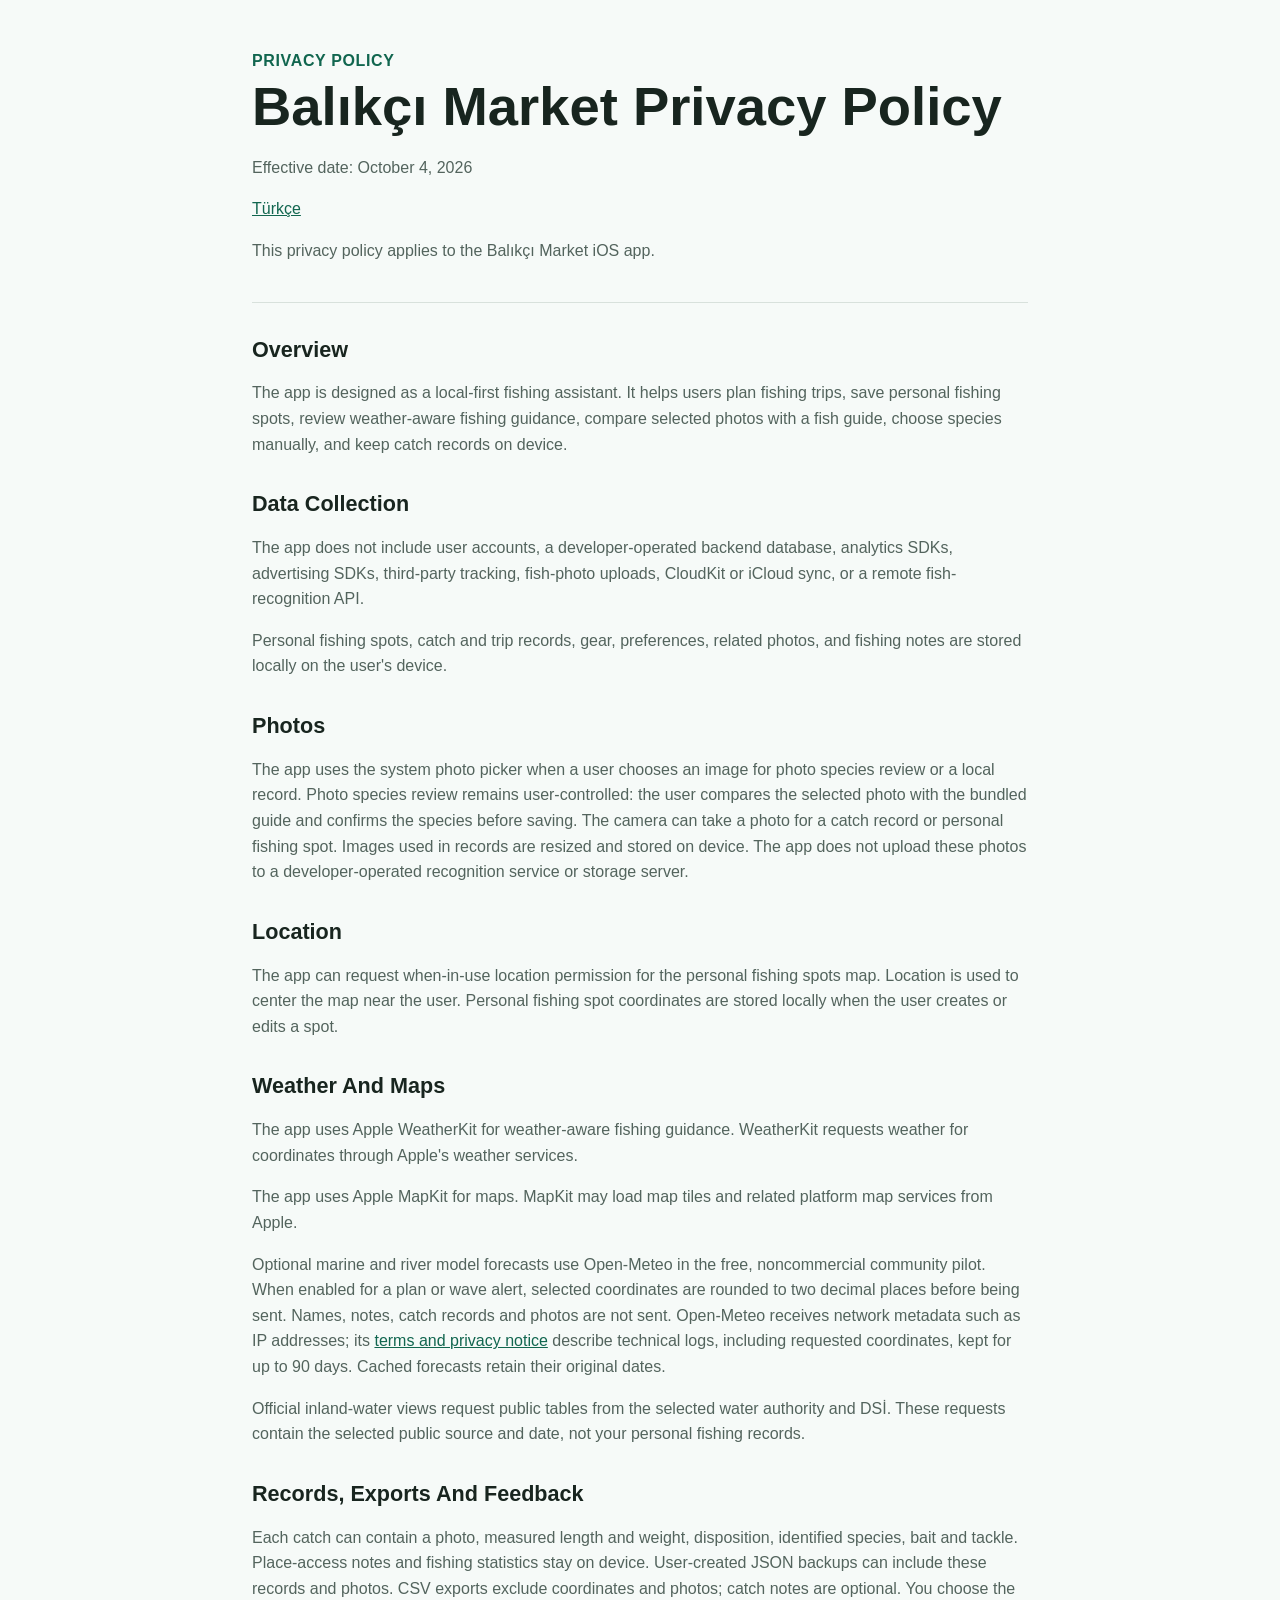
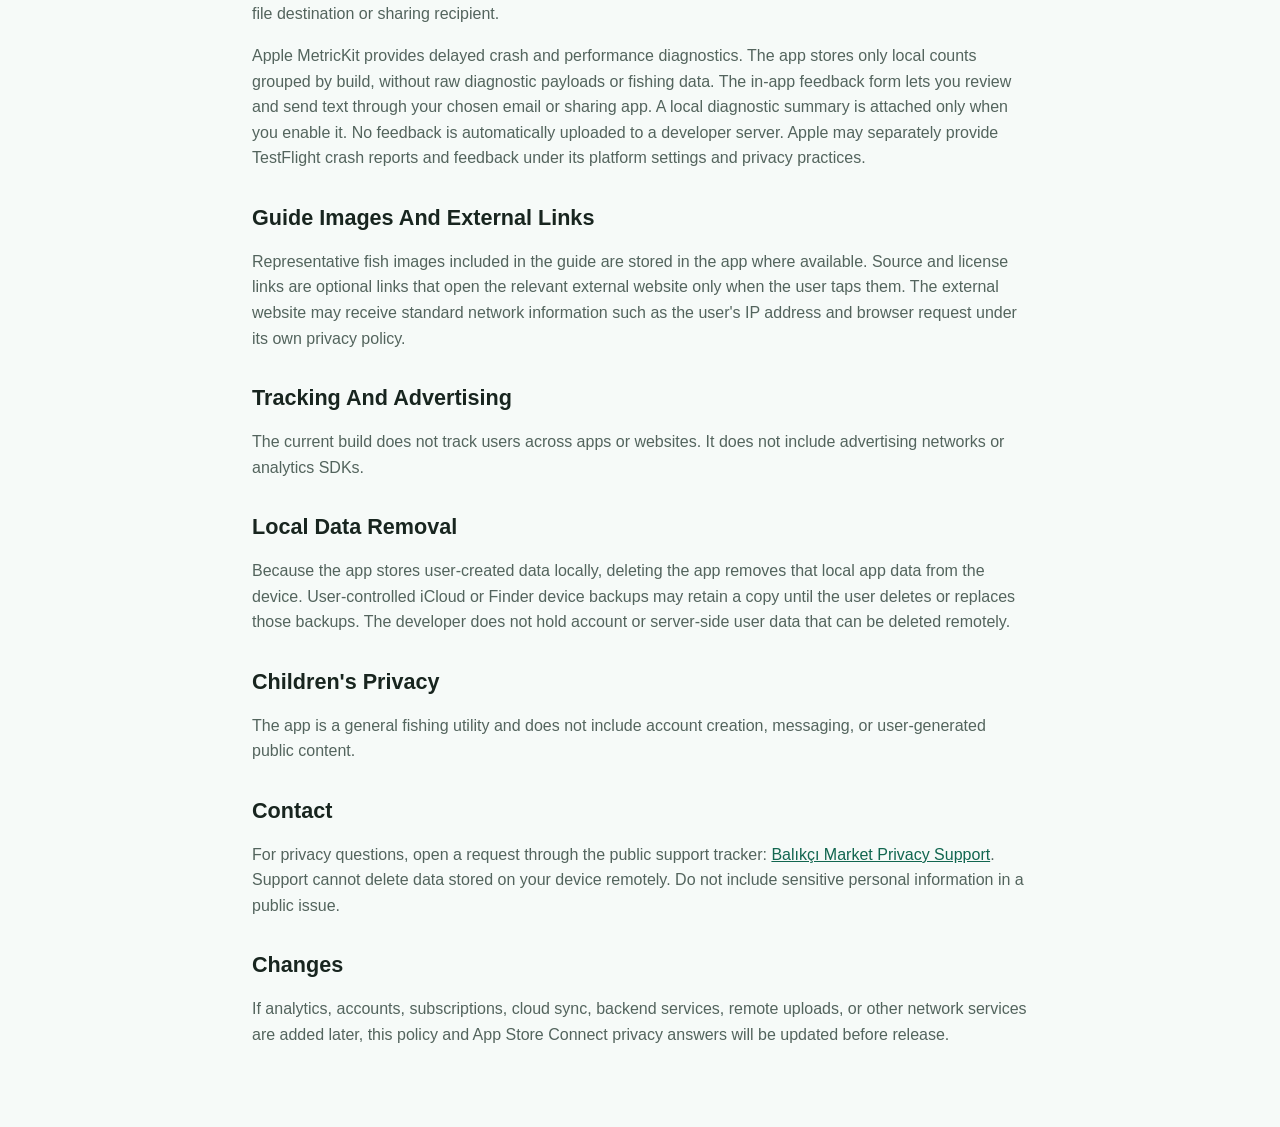
<file: privacy/index.html>
<!doctype html>
<html lang="en">
  <head>
    <meta charset="utf-8">
    <meta name="viewport" content="width=device-width, initial-scale=1">
    <meta name="release-contract" content="balikci-market-1.0-15-manual-photo-review-local-only">
    <meta name="release-page" content="privacy">
    <title>Balıkçı Market Privacy Policy</title>
    <meta name="description" content="Privacy policy for the Balıkçı Market iOS app.">
    <link rel="stylesheet" href="../styles.css">
  </head>
  <body>
    <div class="page">
      <div class="page-header">
        <div class="eyebrow">Privacy Policy</div>
        <h1>Balıkçı Market Privacy Policy</h1>
        <p>Effective date: October 4, 2026</p>
        <p><a href="tr/">Türkçe</a></p>
        <p>This privacy policy applies to the Balıkçı Market iOS app.</p>
      </div>

      <div>
        <h2>Overview</h2>
        <p>The app is designed as a local-first fishing assistant. It helps users plan fishing trips, save personal fishing spots, review weather-aware fishing guidance, compare selected photos with a fish guide, choose species manually, and keep catch records on device.</p>
      </div>

      <div>
        <h2>Data Collection</h2>
        <p>The app does not include user accounts, a developer-operated backend database, analytics SDKs, advertising SDKs, third-party tracking, fish-photo uploads, CloudKit or iCloud sync, or a remote fish-recognition API.</p>
        <p>Personal fishing spots, catch and trip records, gear, preferences, related photos, and fishing notes are stored locally on the user's device.</p>
      </div>

      <div>
        <h2>Photos</h2>
        <p>The app uses the system photo picker when a user chooses an image for photo species review or a local record. Photo species review remains user-controlled: the user compares the selected photo with the bundled guide and confirms the species before saving. The camera can take a photo for a catch record or personal fishing spot. Images used in records are resized and stored on device. The app does not upload these photos to a developer-operated recognition service or storage server.</p>
      </div>

      <div>
        <h2>Location</h2>
        <p>The app can request when-in-use location permission for the personal fishing spots map. Location is used to center the map near the user. Personal fishing spot coordinates are stored locally when the user creates or edits a spot.</p>
      </div>

      <div>
        <h2>Weather And Maps</h2>
        <p>The app uses Apple WeatherKit for weather-aware fishing guidance. WeatherKit requests weather for coordinates through Apple's weather services.</p>
        <p>The app uses Apple MapKit for maps. MapKit may load map tiles and related platform map services from Apple.</p>
        <p>Optional marine and river model forecasts use Open-Meteo in the free, noncommercial community pilot. When enabled for a plan or wave alert, selected coordinates are rounded to two decimal places before being sent. Names, notes, catch records and photos are not sent. Open-Meteo receives network metadata such as IP addresses; its <a href="https://open-meteo.com/en/terms">terms and privacy notice</a> describe technical logs, including requested coordinates, kept for up to 90 days. Cached forecasts retain their original dates.</p>
        <p>Official inland-water views request public tables from the selected water authority and DSİ. These requests contain the selected public source and date, not your personal fishing records.</p>
      </div>

      <div>
        <h2>Records, Exports And Feedback</h2>
        <p>Each catch can contain a photo, measured length and weight, disposition, identified species, bait and tackle. Place-access notes and fishing statistics stay on device. User-created JSON backups can include these records and photos. CSV exports exclude coordinates and photos; catch notes are optional. You choose the file destination or sharing recipient.</p>
        <p>Apple MetricKit provides delayed crash and performance diagnostics. The app stores only local counts grouped by build, without raw diagnostic payloads or fishing data. The in-app feedback form lets you review and send text through your chosen email or sharing app. A local diagnostic summary is attached only when you enable it. No feedback is automatically uploaded to a developer server. Apple may separately provide TestFlight crash reports and feedback under its platform settings and privacy practices.</p>
      </div>

      <div>
        <h2>Guide Images And External Links</h2>
        <p>Representative fish images included in the guide are stored in the app where available. Source and license links are optional links that open the relevant external website only when the user taps them. The external website may receive standard network information such as the user's IP address and browser request under its own privacy policy.</p>
      </div>

      <div>
        <h2>Tracking And Advertising</h2>
        <p>The current build does not track users across apps or websites. It does not include advertising networks or analytics SDKs.</p>
      </div>

      <div>
        <h2>Local Data Removal</h2>
        <p>Because the app stores user-created data locally, deleting the app removes that local app data from the device. User-controlled iCloud or Finder device backups may retain a copy until the user deletes or replaces those backups. The developer does not hold account or server-side user data that can be deleted remotely.</p>
      </div>

      <div>
        <h2>Children's Privacy</h2>
        <p>The app is a general fishing utility and does not include account creation, messaging, or user-generated public content.</p>
      </div>

      <div>
        <h2>Contact</h2>
        <p>For privacy questions, open a request through the public support tracker: <a href="https://github.com/berkebasbay/fishingbuddy-public-pages/issues">Balıkçı Market Privacy Support</a>. Support cannot delete data stored on your device remotely. Do not include sensitive personal information in a public issue.</p>
      </div>

      <div>
        <h2>Changes</h2>
        <p>If analytics, accounts, subscriptions, cloud sync, backend services, remote uploads, or other network services are added later, this policy and App Store Connect privacy answers will be updated before release.</p>
      </div>
    </div>
  </body>
</html>
</file>
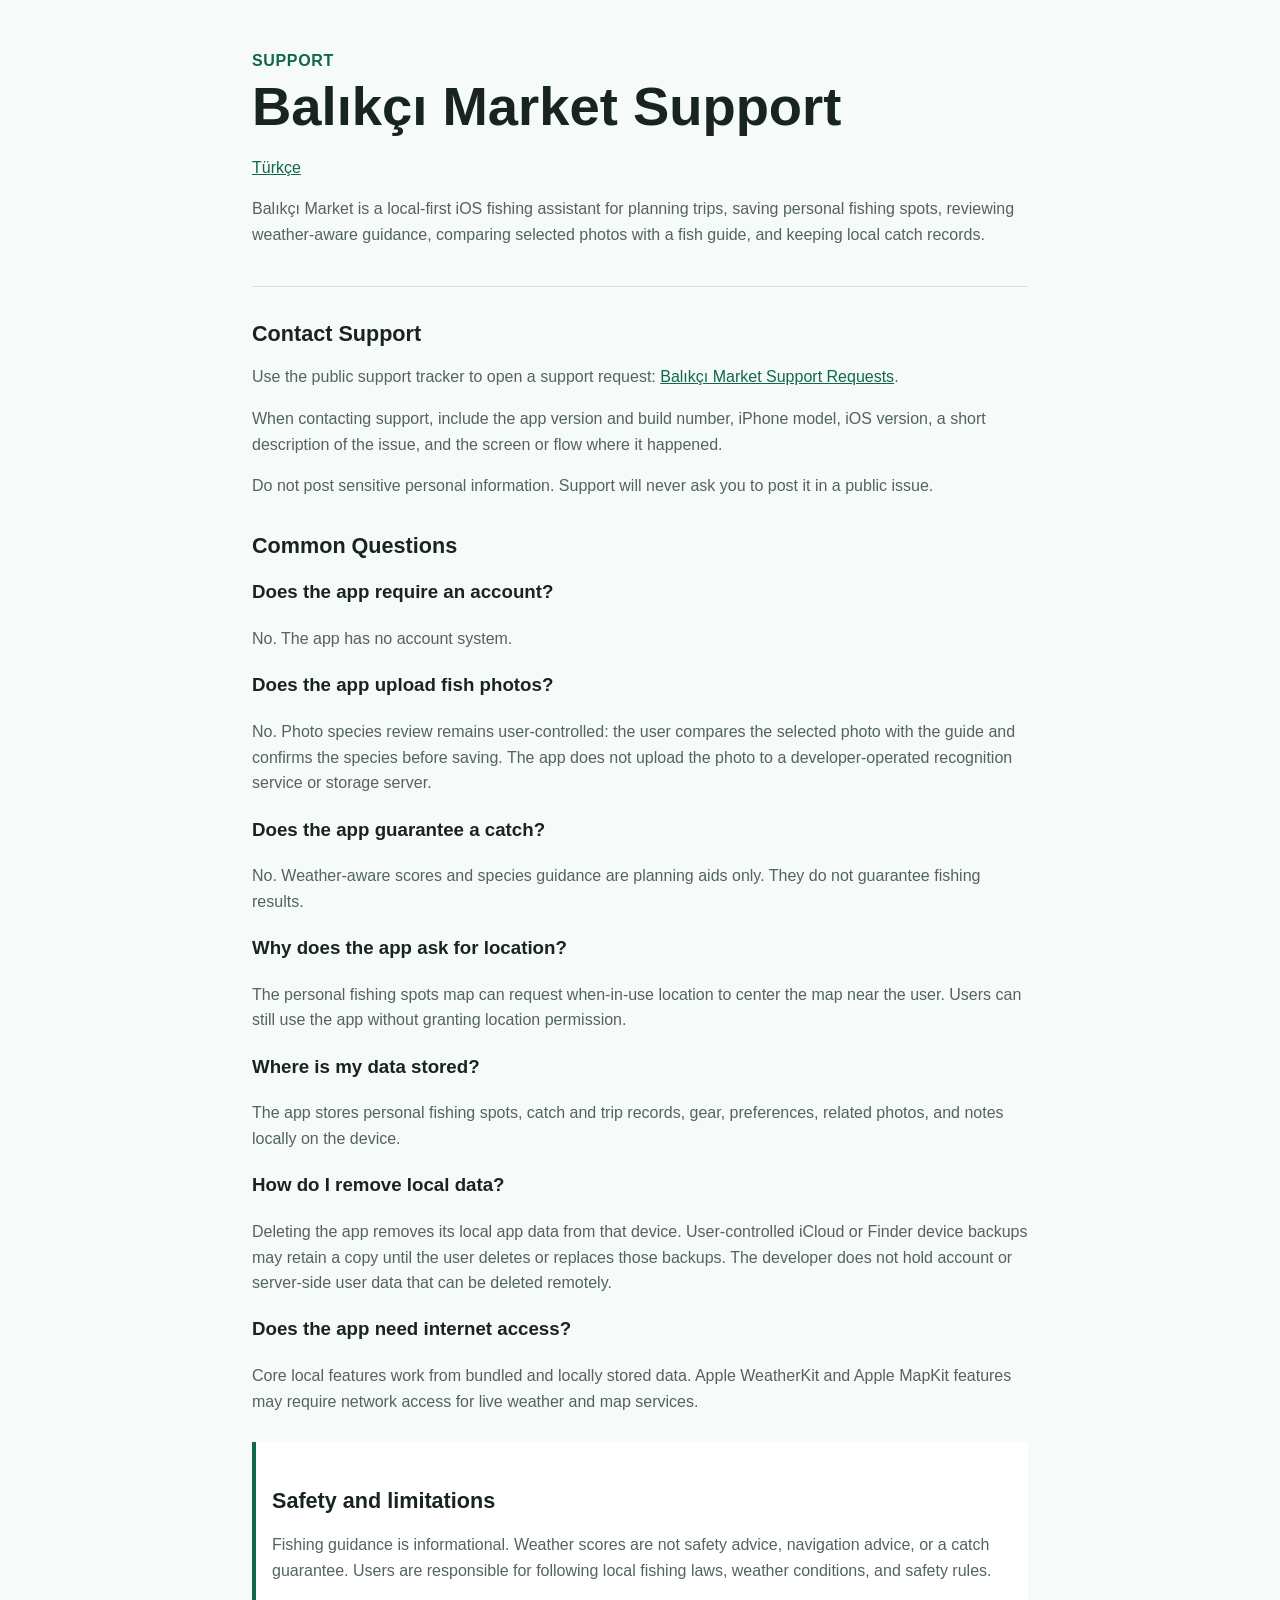
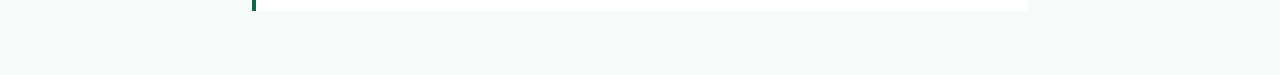
<file: support/index.html>
<!doctype html>
<html lang="en">
  <head>
    <meta charset="utf-8">
    <meta name="viewport" content="width=device-width, initial-scale=1">
    <meta name="release-contract" content="balikci-market-1.0-15-manual-photo-review-local-only">
    <meta name="release-page" content="support">
    <title>Balıkçı Market Support</title>
    <meta name="description" content="Support information for the Balıkçı Market iOS app.">
    <link rel="stylesheet" href="../styles.css">
  </head>
  <body>
    <div class="page">
      <div class="page-header">
        <div class="eyebrow">Support</div>
        <h1>Balıkçı Market Support</h1>
        <p><a href="tr/">Türkçe</a></p>
        <p>Balıkçı Market is a local-first iOS fishing assistant for planning trips, saving personal fishing spots, reviewing weather-aware guidance, comparing selected photos with a fish guide, and keeping local catch records.</p>
      </div>

      <div>
        <h2>Contact Support</h2>
        <p>Use the public support tracker to open a support request: <a href="https://github.com/berkebasbay/fishingbuddy-public-pages/issues">Balıkçı Market Support Requests</a>.</p>
        <p>When contacting support, include the app version and build number, iPhone model, iOS version, a short description of the issue, and the screen or flow where it happened.</p>
        <p>Do not post sensitive personal information. Support will never ask you to post it in a public issue.</p>
      </div>

      <div>
        <h2>Common Questions</h2>
        <h3>Does the app require an account?</h3>
        <p>No. The app has no account system.</p>

        <h3>Does the app upload fish photos?</h3>
        <p>No. Photo species review remains user-controlled: the user compares the selected photo with the guide and confirms the species before saving. The app does not upload the photo to a developer-operated recognition service or storage server.</p>

        <h3>Does the app guarantee a catch?</h3>
        <p>No. Weather-aware scores and species guidance are planning aids only. They do not guarantee fishing results.</p>

        <h3>Why does the app ask for location?</h3>
        <p>The personal fishing spots map can request when-in-use location to center the map near the user. Users can still use the app without granting location permission.</p>

        <h3>Where is my data stored?</h3>
        <p>The app stores personal fishing spots, catch and trip records, gear, preferences, related photos, and notes locally on the device.</p>

        <h3>How do I remove local data?</h3>
        <p>Deleting the app removes its local app data from that device. User-controlled iCloud or Finder device backups may retain a copy until the user deletes or replaces those backups. The developer does not hold account or server-side user data that can be deleted remotely.</p>

        <h3>Does the app need internet access?</h3>
        <p>Core local features work from bundled and locally stored data. Apple WeatherKit and Apple MapKit features may require network access for live weather and map services.</p>
      </div>

      <div class="note">
        <h2>Safety and limitations</h2>
        <p>Fishing guidance is informational. Weather scores are not safety advice, navigation advice, or a catch guarantee. Users are responsible for following local fishing laws, weather conditions, and safety rules.</p>
      </div>
    </div>
  </body>
</html>
</file>
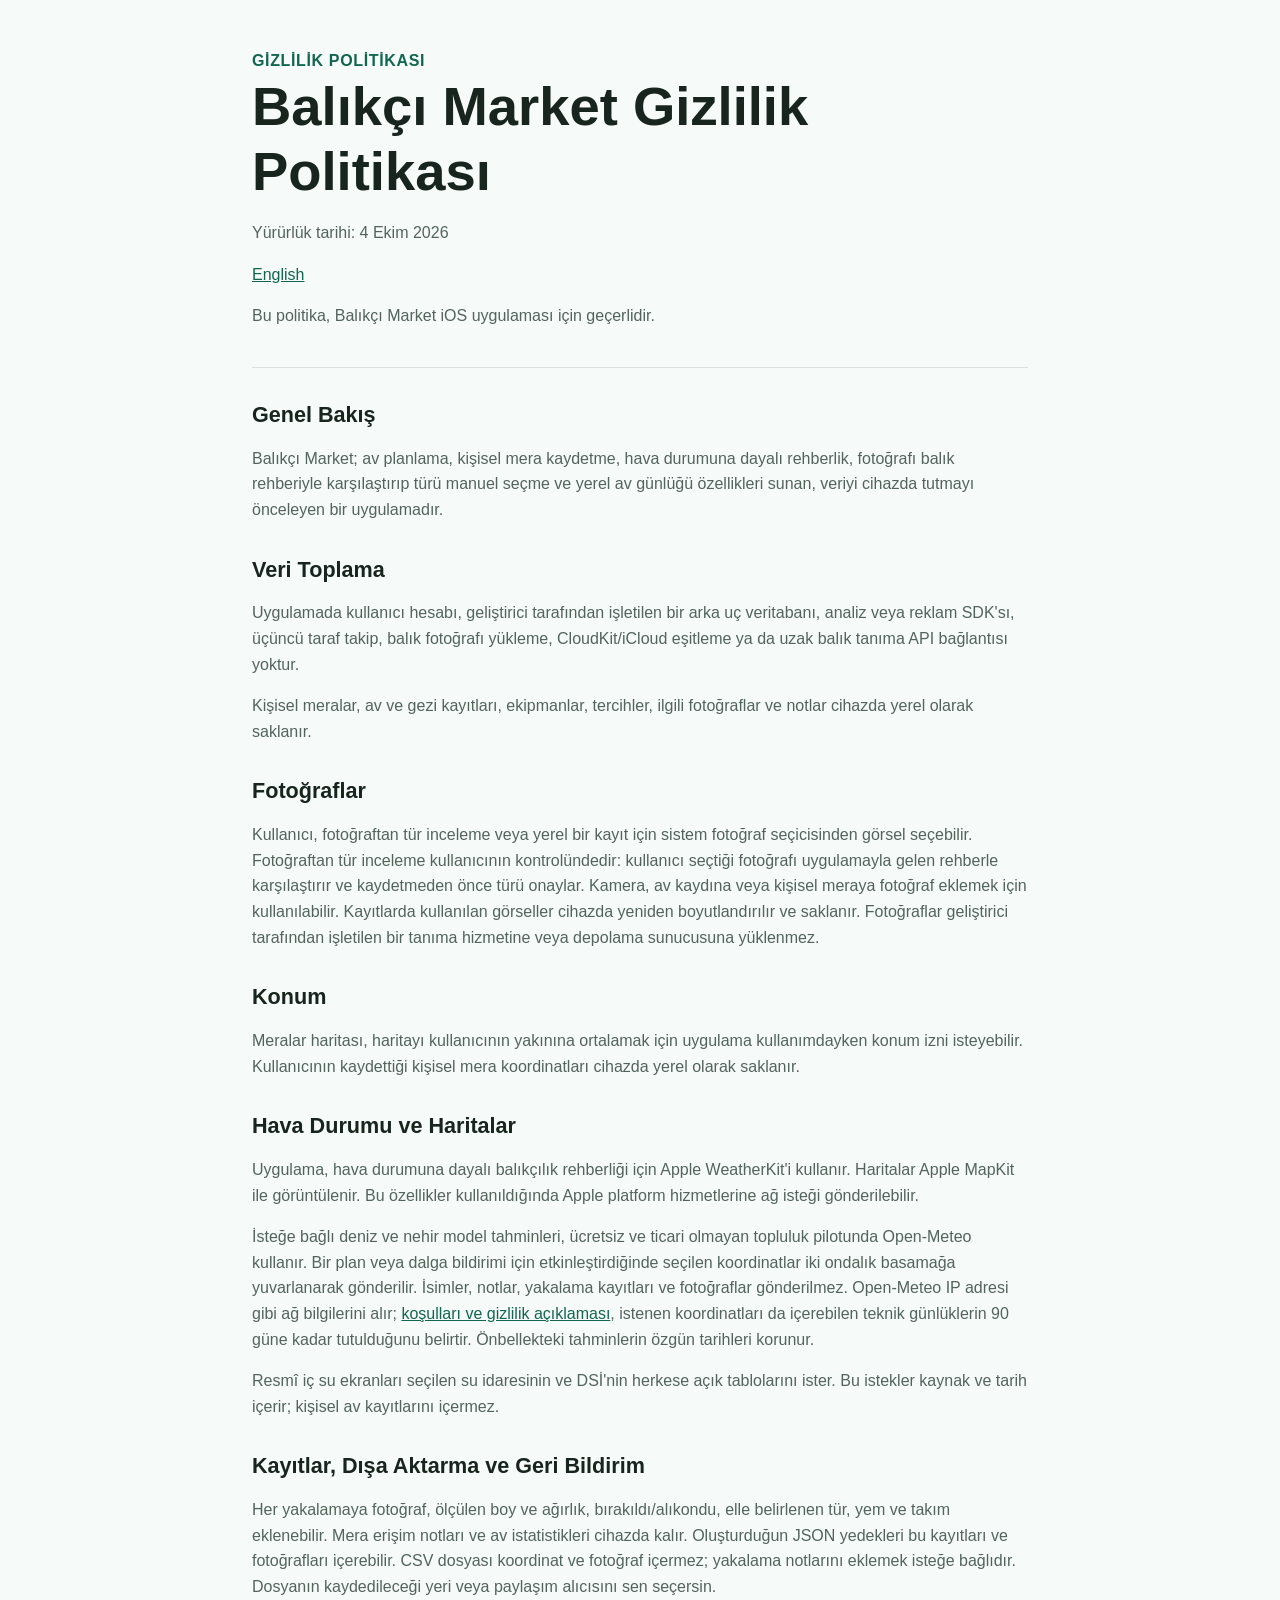
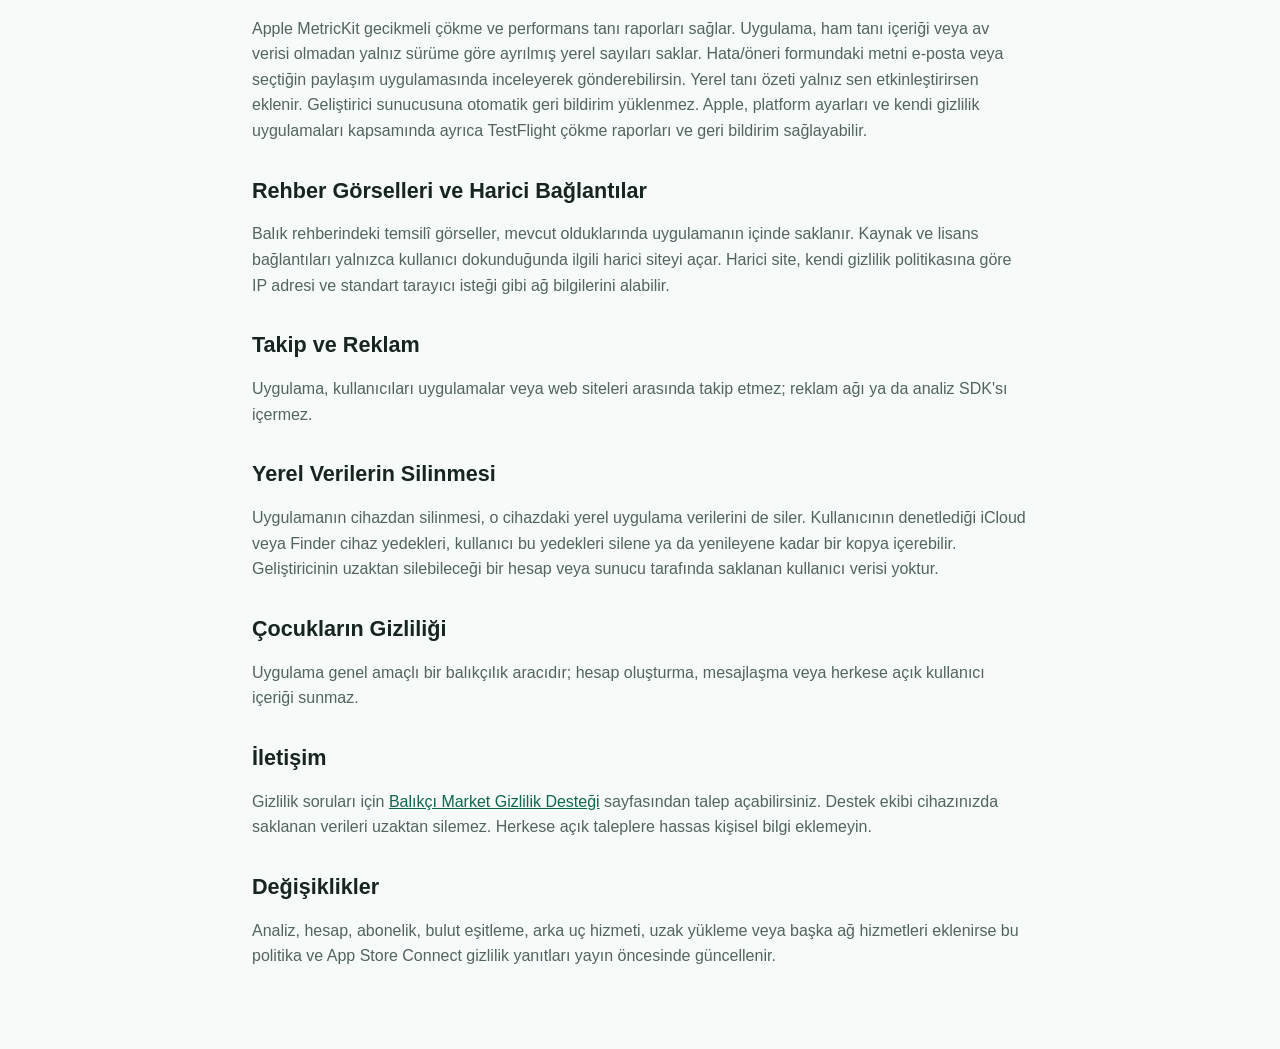
<file: privacy/tr/index.html>
<!doctype html>
<html lang="tr">
  <head>
    <meta charset="utf-8">
    <meta name="viewport" content="width=device-width, initial-scale=1">
    <meta name="release-contract" content="balikci-market-1.0-15-manual-photo-review-local-only">
    <meta name="release-page" content="privacy-tr">
    <title>Balıkçı Market Gizlilik Politikası</title>
    <meta name="description" content="Balıkçı Market iOS uygulamasının gizlilik politikası.">
    <link rel="stylesheet" href="../../styles.css">
  </head>
  <body>
    <div class="page">
      <div class="page-header">
        <div class="eyebrow">Gizlilik Politikası</div>
        <h1>Balıkçı Market Gizlilik Politikası</h1>
        <p>Yürürlük tarihi: 4 Ekim 2026</p>
        <p><a href="../">English</a></p>
        <p>Bu politika, Balıkçı Market iOS uygulaması için geçerlidir.</p>
      </div>

      <div>
        <h2>Genel Bakış</h2>
        <p>Balıkçı Market; av planlama, kişisel mera kaydetme, hava durumuna dayalı rehberlik, fotoğrafı balık rehberiyle karşılaştırıp türü manuel seçme ve yerel av günlüğü özellikleri sunan, veriyi cihazda tutmayı önceleyen bir uygulamadır.</p>
      </div>

      <div>
        <h2>Veri Toplama</h2>
        <p>Uygulamada kullanıcı hesabı, geliştirici tarafından işletilen bir arka uç veritabanı, analiz veya reklam SDK'sı, üçüncü taraf takip, balık fotoğrafı yükleme, CloudKit/iCloud eşitleme ya da uzak balık tanıma API bağlantısı yoktur.</p>
        <p>Kişisel meralar, av ve gezi kayıtları, ekipmanlar, tercihler, ilgili fotoğraflar ve notlar cihazda yerel olarak saklanır.</p>
      </div>

      <div>
        <h2>Fotoğraflar</h2>
        <p>Kullanıcı, fotoğraftan tür inceleme veya yerel bir kayıt için sistem fotoğraf seçicisinden görsel seçebilir. Fotoğraftan tür inceleme kullanıcının kontrolündedir: kullanıcı seçtiği fotoğrafı uygulamayla gelen rehberle karşılaştırır ve kaydetmeden önce türü onaylar. Kamera, av kaydına veya kişisel meraya fotoğraf eklemek için kullanılabilir. Kayıtlarda kullanılan görseller cihazda yeniden boyutlandırılır ve saklanır. Fotoğraflar geliştirici tarafından işletilen bir tanıma hizmetine veya depolama sunucusuna yüklenmez.</p>
      </div>

      <div>
        <h2>Konum</h2>
        <p>Meralar haritası, haritayı kullanıcının yakınına ortalamak için uygulama kullanımdayken konum izni isteyebilir. Kullanıcının kaydettiği kişisel mera koordinatları cihazda yerel olarak saklanır.</p>
      </div>

      <div>
        <h2>Hava Durumu ve Haritalar</h2>
        <p>Uygulama, hava durumuna dayalı balıkçılık rehberliği için Apple WeatherKit'i kullanır. Haritalar Apple MapKit ile görüntülenir. Bu özellikler kullanıldığında Apple platform hizmetlerine ağ isteği gönderilebilir.</p>
        <p>İsteğe bağlı deniz ve nehir model tahminleri, ücretsiz ve ticari olmayan topluluk pilotunda Open-Meteo kullanır. Bir plan veya dalga bildirimi için etkinleştirdiğinde seçilen koordinatlar iki ondalık basamağa yuvarlanarak gönderilir. İsimler, notlar, yakalama kayıtları ve fotoğraflar gönderilmez. Open-Meteo IP adresi gibi ağ bilgilerini alır; <a href="https://open-meteo.com/en/terms">koşulları ve gizlilik açıklaması</a>, istenen koordinatları da içerebilen teknik günlüklerin 90 güne kadar tutulduğunu belirtir. Önbellekteki tahminlerin özgün tarihleri korunur.</p>
        <p>Resmî iç su ekranları seçilen su idaresinin ve DSİ'nin herkese açık tablolarını ister. Bu istekler kaynak ve tarih içerir; kişisel av kayıtlarını içermez.</p>
      </div>

      <div>
        <h2>Kayıtlar, Dışa Aktarma ve Geri Bildirim</h2>
        <p>Her yakalamaya fotoğraf, ölçülen boy ve ağırlık, bırakıldı/alıkondu, elle belirlenen tür, yem ve takım eklenebilir. Mera erişim notları ve av istatistikleri cihazda kalır. Oluşturduğun JSON yedekleri bu kayıtları ve fotoğrafları içerebilir. CSV dosyası koordinat ve fotoğraf içermez; yakalama notlarını eklemek isteğe bağlıdır. Dosyanın kaydedileceği yeri veya paylaşım alıcısını sen seçersin.</p>
        <p>Apple MetricKit gecikmeli çökme ve performans tanı raporları sağlar. Uygulama, ham tanı içeriği veya av verisi olmadan yalnız sürüme göre ayrılmış yerel sayıları saklar. Hata/öneri formundaki metni e-posta veya seçtiğin paylaşım uygulamasında inceleyerek gönderebilirsin. Yerel tanı özeti yalnız sen etkinleştirirsen eklenir. Geliştirici sunucusuna otomatik geri bildirim yüklenmez. Apple, platform ayarları ve kendi gizlilik uygulamaları kapsamında ayrıca TestFlight çökme raporları ve geri bildirim sağlayabilir.</p>
      </div>

      <div>
        <h2>Rehber Görselleri ve Harici Bağlantılar</h2>
        <p>Balık rehberindeki temsilî görseller, mevcut olduklarında uygulamanın içinde saklanır. Kaynak ve lisans bağlantıları yalnızca kullanıcı dokunduğunda ilgili harici siteyi açar. Harici site, kendi gizlilik politikasına göre IP adresi ve standart tarayıcı isteği gibi ağ bilgilerini alabilir.</p>
      </div>

      <div>
        <h2>Takip ve Reklam</h2>
        <p>Uygulama, kullanıcıları uygulamalar veya web siteleri arasında takip etmez; reklam ağı ya da analiz SDK'sı içermez.</p>
      </div>

      <div>
        <h2>Yerel Verilerin Silinmesi</h2>
        <p>Uygulamanın cihazdan silinmesi, o cihazdaki yerel uygulama verilerini de siler. Kullanıcının denetlediği iCloud veya Finder cihaz yedekleri, kullanıcı bu yedekleri silene ya da yenileyene kadar bir kopya içerebilir. Geliştiricinin uzaktan silebileceği bir hesap veya sunucu tarafında saklanan kullanıcı verisi yoktur.</p>
      </div>

      <div>
        <h2>Çocukların Gizliliği</h2>
        <p>Uygulama genel amaçlı bir balıkçılık aracıdır; hesap oluşturma, mesajlaşma veya herkese açık kullanıcı içeriği sunmaz.</p>
      </div>

      <div>
        <h2>İletişim</h2>
        <p>Gizlilik soruları için <a href="https://github.com/berkebasbay/fishingbuddy-public-pages/issues">Balıkçı Market Gizlilik Desteği</a> sayfasından talep açabilirsiniz. Destek ekibi cihazınızda saklanan verileri uzaktan silemez. Herkese açık taleplere hassas kişisel bilgi eklemeyin.</p>
      </div>

      <div>
        <h2>Değişiklikler</h2>
        <p>Analiz, hesap, abonelik, bulut eşitleme, arka uç hizmeti, uzak yükleme veya başka ağ hizmetleri eklenirse bu politika ve App Store Connect gizlilik yanıtları yayın öncesinde güncellenir.</p>
      </div>
    </div>
  </body>
</html>
</file>
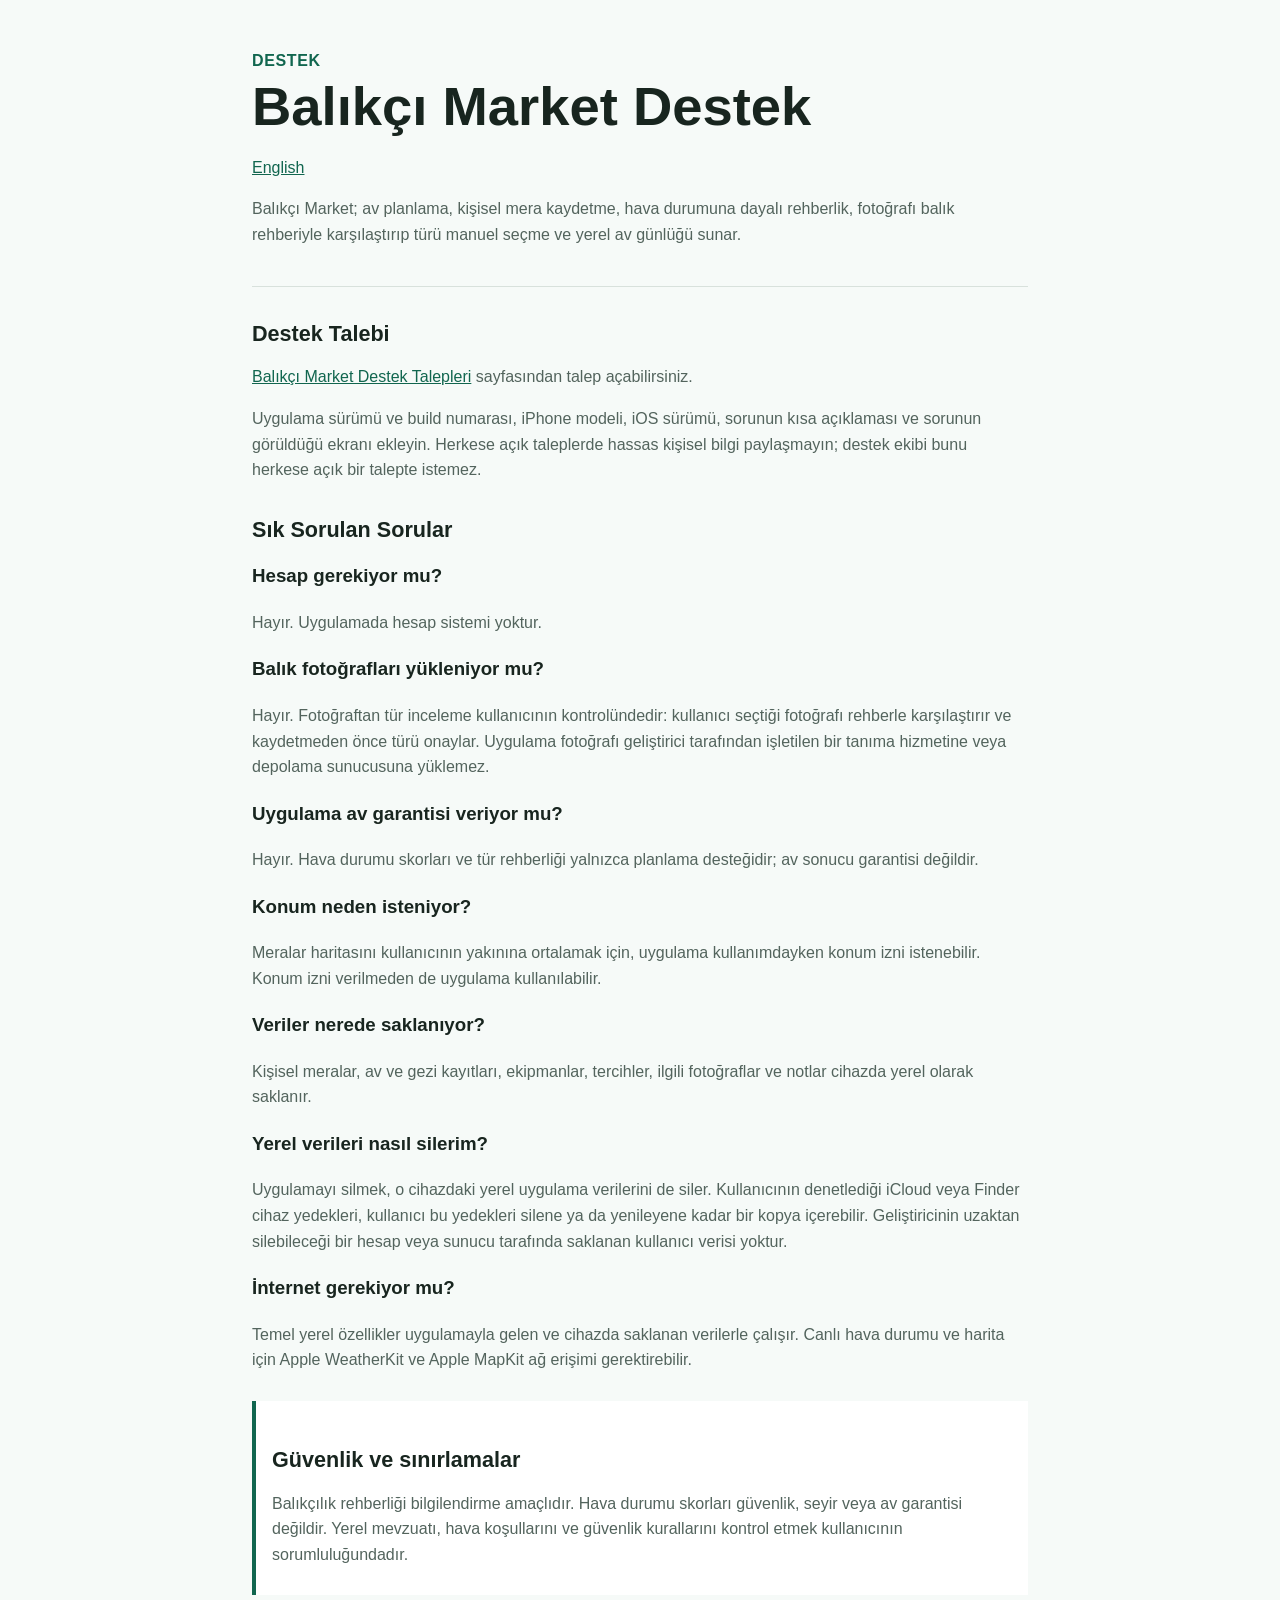
<file: support/tr/index.html>
<!doctype html>
<html lang="tr">
  <head>
    <meta charset="utf-8">
    <meta name="viewport" content="width=device-width, initial-scale=1">
    <meta name="release-contract" content="balikci-market-1.0-15-manual-photo-review-local-only">
    <meta name="release-page" content="support-tr">
    <title>Balıkçı Market Destek</title>
    <meta name="description" content="Balıkçı Market iOS uygulaması için destek bilgileri.">
    <link rel="stylesheet" href="../../styles.css">
  </head>
  <body>
    <div class="page">
      <div class="page-header">
        <div class="eyebrow">Destek</div>
        <h1>Balıkçı Market Destek</h1>
        <p><a href="../">English</a></p>
        <p>Balıkçı Market; av planlama, kişisel mera kaydetme, hava durumuna dayalı rehberlik, fotoğrafı balık rehberiyle karşılaştırıp türü manuel seçme ve yerel av günlüğü sunar.</p>
      </div>

      <div>
        <h2>Destek Talebi</h2>
        <p><a href="https://github.com/berkebasbay/fishingbuddy-public-pages/issues">Balıkçı Market Destek Talepleri</a> sayfasından talep açabilirsiniz.</p>
        <p>Uygulama sürümü ve build numarası, iPhone modeli, iOS sürümü, sorunun kısa açıklaması ve sorunun görüldüğü ekranı ekleyin. Herkese açık taleplerde hassas kişisel bilgi paylaşmayın; destek ekibi bunu herkese açık bir talepte istemez.</p>
      </div>

      <div>
        <h2>Sık Sorulan Sorular</h2>
        <h3>Hesap gerekiyor mu?</h3>
        <p>Hayır. Uygulamada hesap sistemi yoktur.</p>

        <h3>Balık fotoğrafları yükleniyor mu?</h3>
        <p>Hayır. Fotoğraftan tür inceleme kullanıcının kontrolündedir: kullanıcı seçtiği fotoğrafı rehberle karşılaştırır ve kaydetmeden önce türü onaylar. Uygulama fotoğrafı geliştirici tarafından işletilen bir tanıma hizmetine veya depolama sunucusuna yüklemez.</p>

        <h3>Uygulama av garantisi veriyor mu?</h3>
        <p>Hayır. Hava durumu skorları ve tür rehberliği yalnızca planlama desteğidir; av sonucu garantisi değildir.</p>

        <h3>Konum neden isteniyor?</h3>
        <p>Meralar haritasını kullanıcının yakınına ortalamak için, uygulama kullanımdayken konum izni istenebilir. Konum izni verilmeden de uygulama kullanılabilir.</p>

        <h3>Veriler nerede saklanıyor?</h3>
        <p>Kişisel meralar, av ve gezi kayıtları, ekipmanlar, tercihler, ilgili fotoğraflar ve notlar cihazda yerel olarak saklanır.</p>

        <h3>Yerel verileri nasıl silerim?</h3>
        <p>Uygulamayı silmek, o cihazdaki yerel uygulama verilerini de siler. Kullanıcının denetlediği iCloud veya Finder cihaz yedekleri, kullanıcı bu yedekleri silene ya da yenileyene kadar bir kopya içerebilir. Geliştiricinin uzaktan silebileceği bir hesap veya sunucu tarafında saklanan kullanıcı verisi yoktur.</p>

        <h3>İnternet gerekiyor mu?</h3>
        <p>Temel yerel özellikler uygulamayla gelen ve cihazda saklanan verilerle çalışır. Canlı hava durumu ve harita için Apple WeatherKit ve Apple MapKit ağ erişimi gerektirebilir.</p>
      </div>

      <div class="note">
        <h2>Güvenlik ve sınırlamalar</h2>
        <p>Balıkçılık rehberliği bilgilendirme amaçlıdır. Hava durumu skorları güvenlik, seyir veya av garantisi değildir. Yerel mevzuatı, hava koşullarını ve güvenlik kurallarını kontrol etmek kullanıcının sorumluluğundadır.</p>
      </div>
    </div>
  </body>
</html>
</file>
<file: styles.css>
:root {
  color-scheme: light;
  --ink: #18251f;
  --muted: #53645d;
  --line: #d8e1dc;
  --surface: #f6faf8;
  --accent: #11664f;
}

* {
  box-sizing: border-box;
}

body {
  margin: 0;
  background: var(--surface);
  color: var(--ink);
  font-family: -apple-system, BlinkMacSystemFont, "Segoe UI", sans-serif;
  line-height: 1.6;
}

.page {
  max-width: 820px;
  margin: 0 auto;
  padding: 48px 22px 64px;
}

.page-header {
  border-bottom: 1px solid var(--line);
  margin-bottom: 28px;
  padding-bottom: 22px;
}

h1,
h2 {
  line-height: 1.2;
}

h1 {
  margin: 0 0 10px;
  font-size: clamp(2rem, 5vw, 3.4rem);
}

h2 {
  margin-top: 34px;
  font-size: 1.35rem;
}

p,
li {
  color: var(--muted);
}

a {
  color: var(--accent);
}

.eyebrow {
  color: var(--accent);
  font-weight: 700;
  letter-spacing: 0.04em;
  text-transform: uppercase;
}

.note {
  border-left: 4px solid var(--accent);
  margin-top: 28px;
  padding: 12px 16px;
  background: #ffffff;
}
</file>
